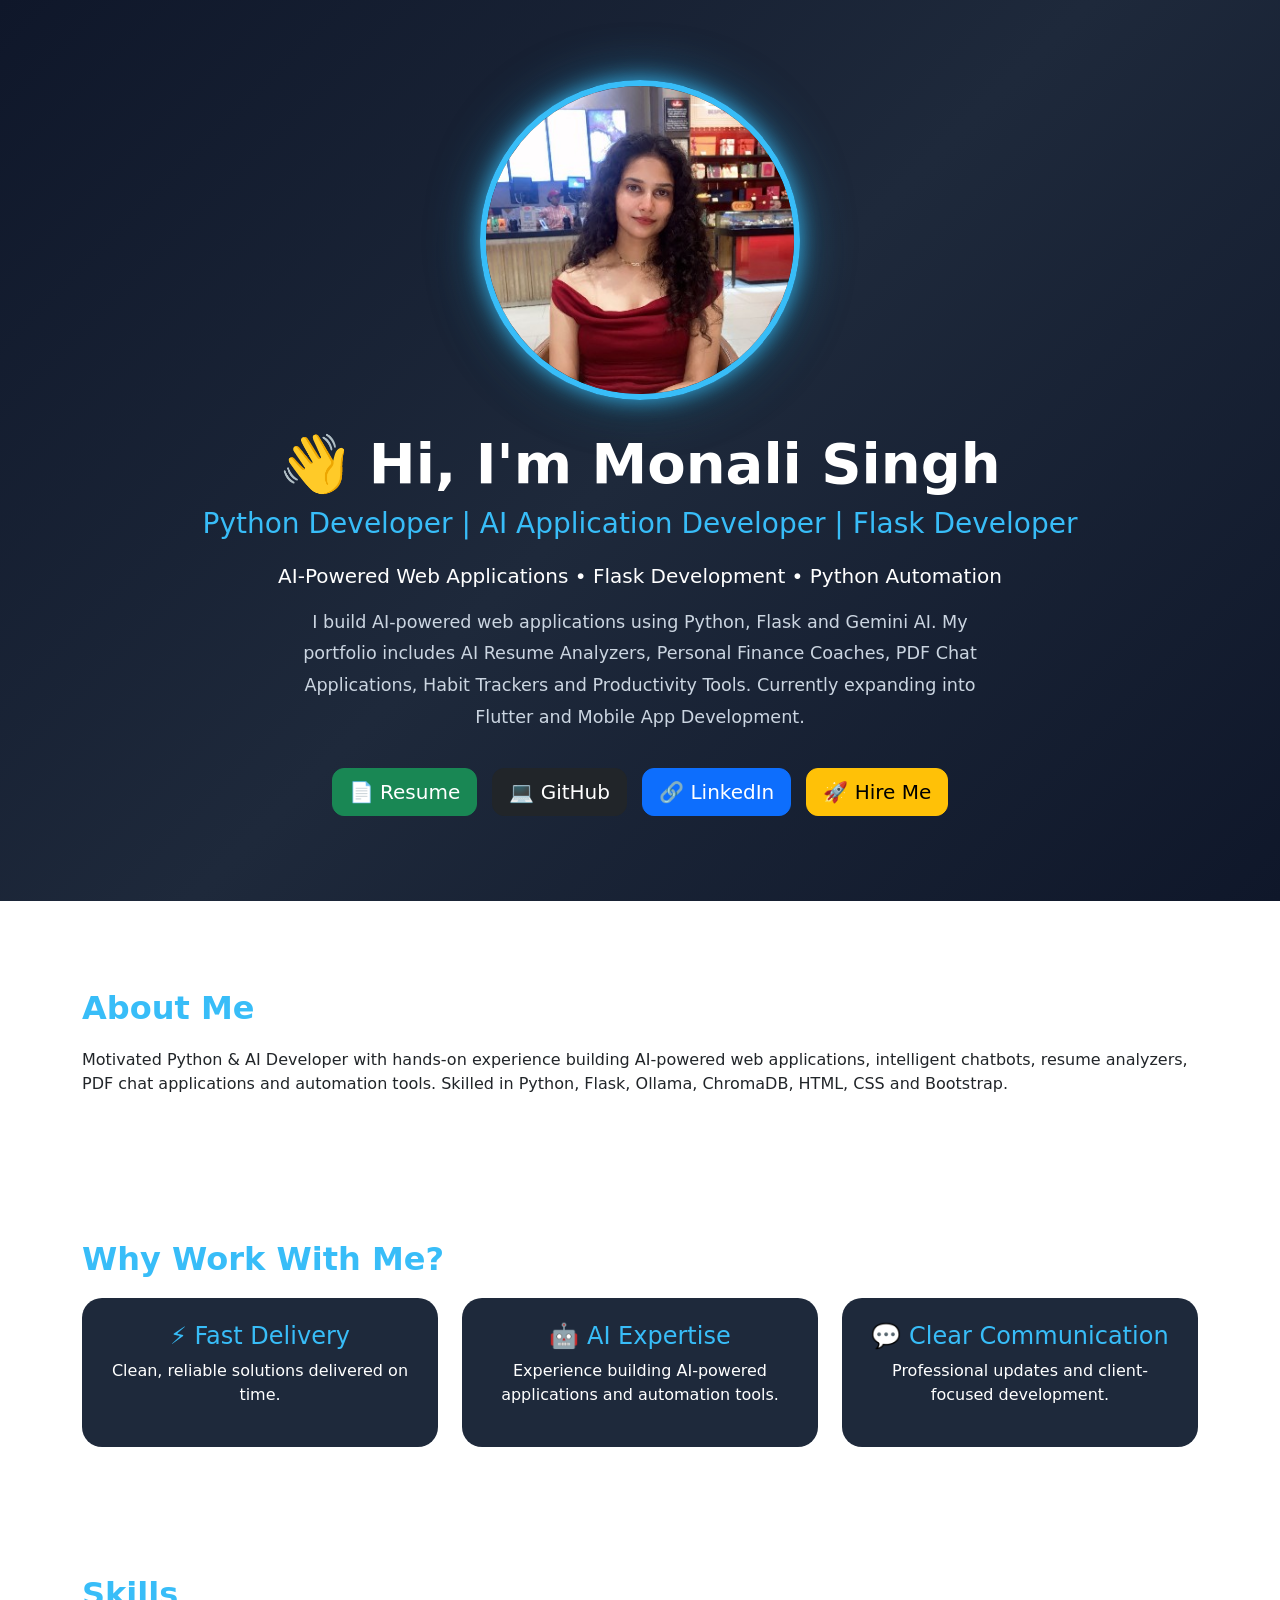
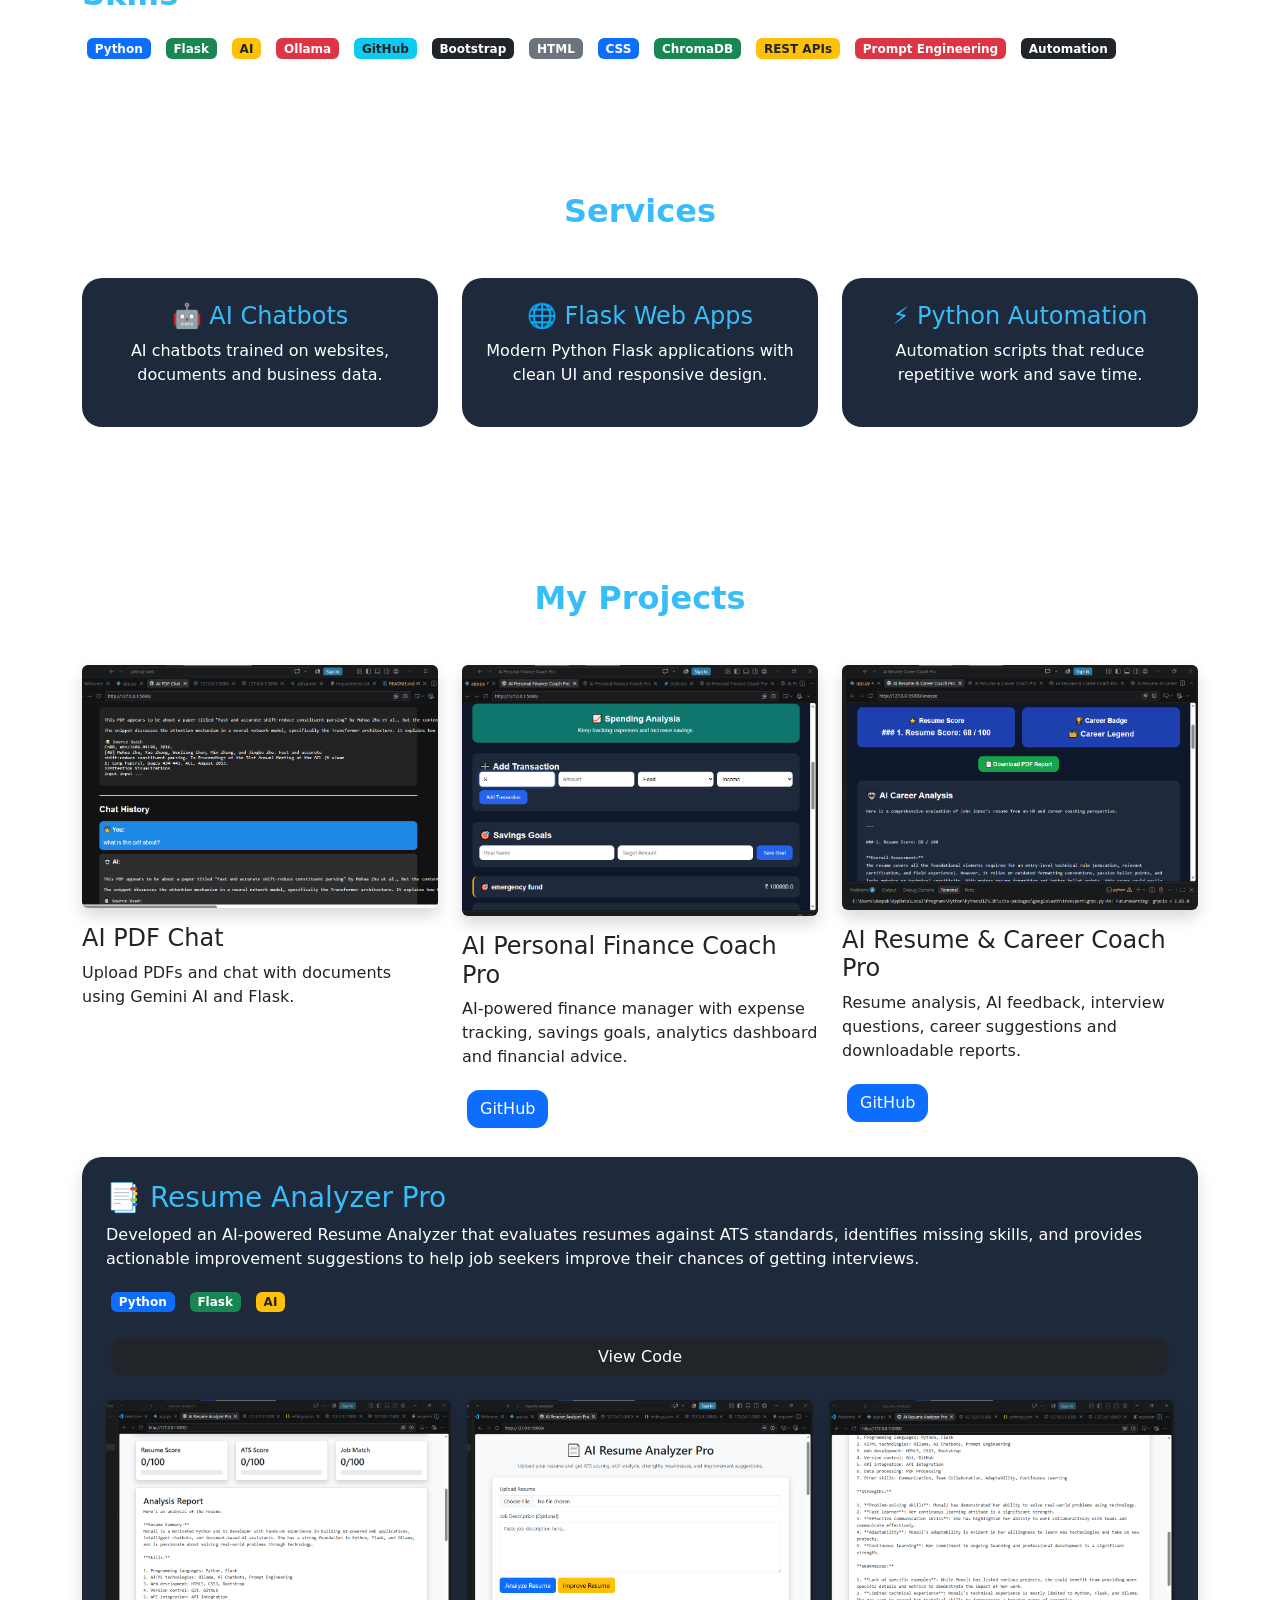
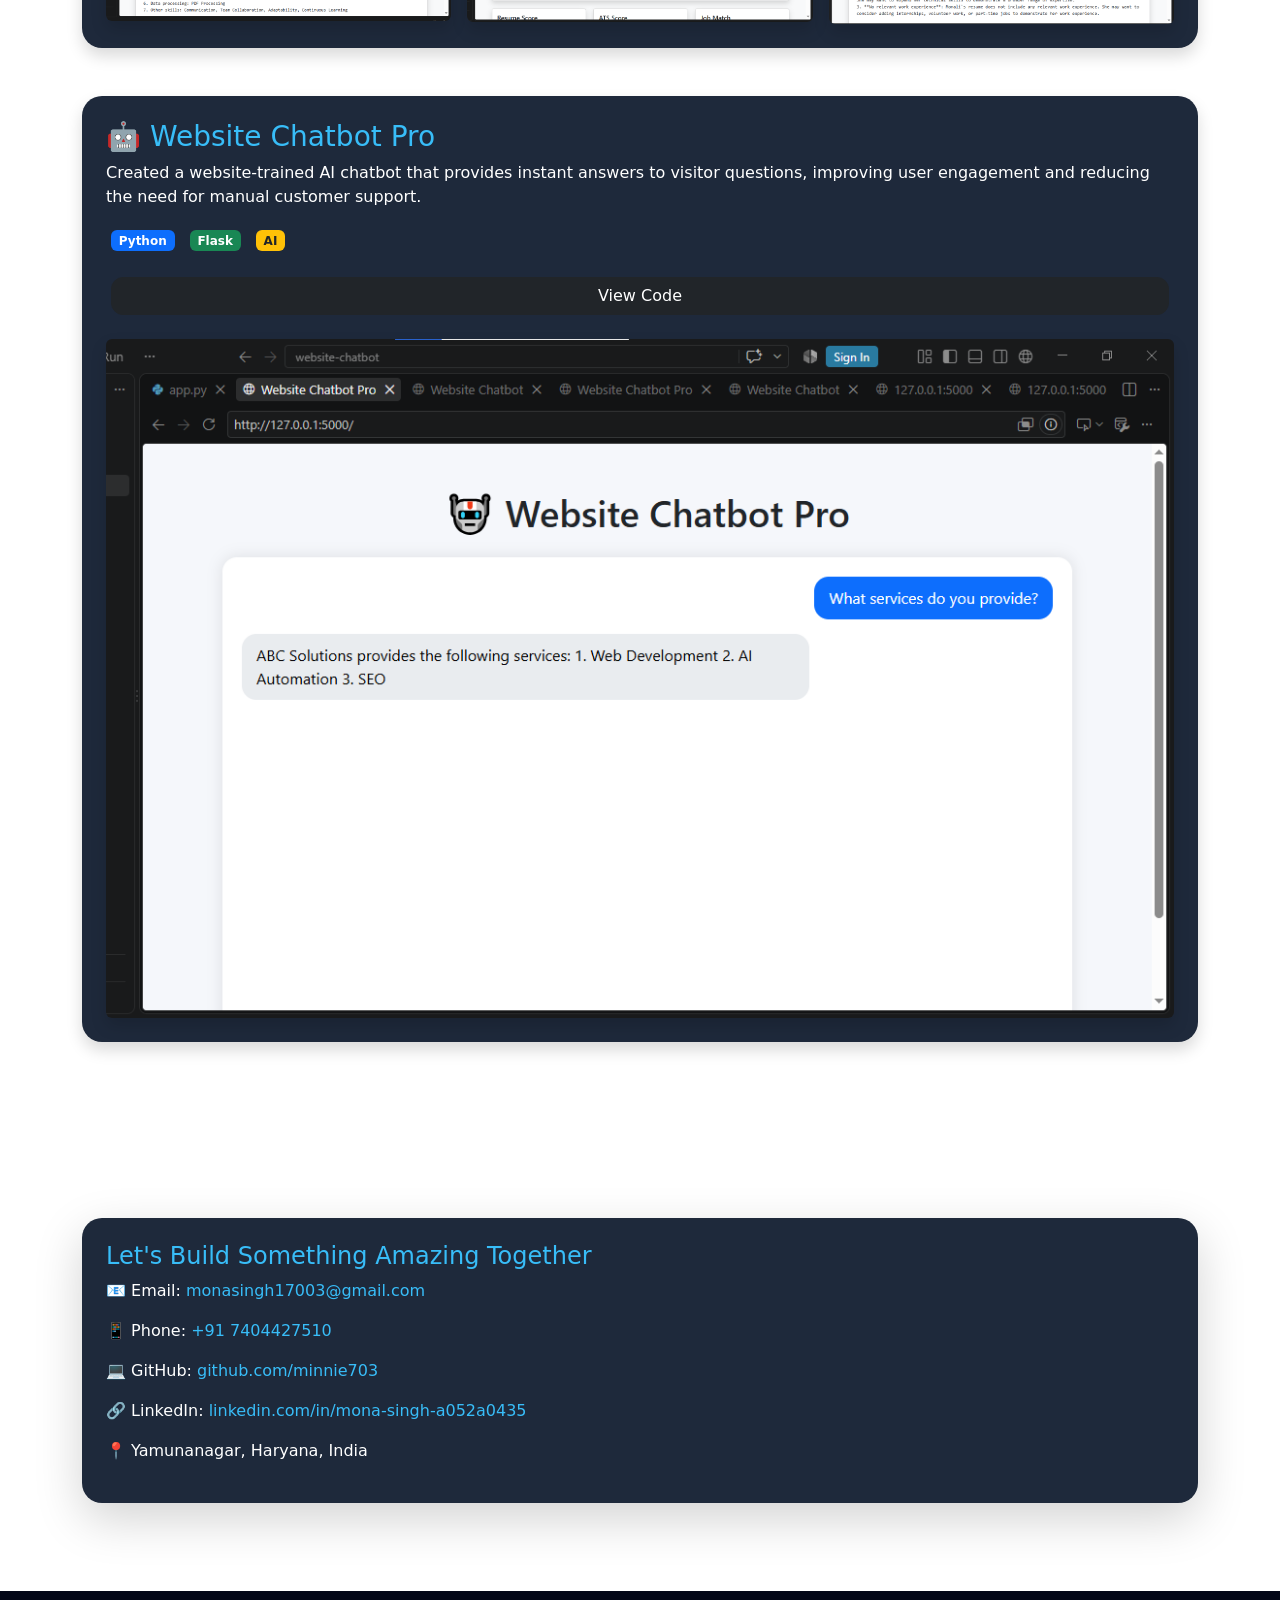
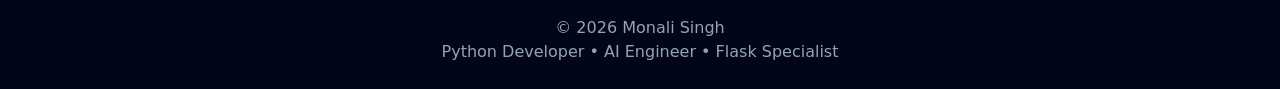
<file: index.html>
<!DOCTYPE html>
<html lang="en">

<head>

    <meta charset="UTF-8">
    <meta name="viewport" content="width=device-width, initial-scale=1.0">

    <title>Monali | Python & AI Developer</title>

    <link rel="stylesheet" href="style.css">

    <link href="https://cdn.jsdelivr.net/npm/bootstrap@5.3.3/dist/css/bootstrap.min.css"
          rel="stylesheet">

</head>

<body>

<!-- HERO -->

<section class="hero-section text-white text-center">

    <div class="container">

        <img src="images/monali.png"
        alt="Monali Singh"
        class="profile-img">

        <h1>👋 Hi, I'm Monali Singh</h1>

        <h3>Python Developer | AI Application Developer | Flask Developer</h3>

        <p class="lead mt-3">
    AI-Powered Web Applications • Flask Development • Python Automation
</p>

        <p class="hero-text">
            I build AI-powered web applications using Python, Flask and Gemini AI.

            My portfolio includes AI Resume Analyzers, Personal Finance Coaches,
            PDF Chat Applications, Habit Trackers and Productivity Tools.

            Currently expanding into Flutter and Mobile App Development.
        </p>

<a href="msingh resume.pdf"
   class="btn btn-success btn-lg"
   target="_blank">
   📄 Resume
</a>

<a href="https://github.com/minnie703"
   target="_blank"
   class="btn btn-dark btn-lg">
   💻 GitHub
</a>

<a href="https://www.linkedin.com/in/mona-singh-a052a0435"
   target="_blank"
   class="btn btn-primary btn-lg">
   🔗 LinkedIn
</a>

<a href="#contact"
   class="btn btn-warning btn-lg">
   🚀 Hire Me
</a>

   </div>

</section>

<!-- ABOUT -->

<section class="container mt-5">

    <h2>About Me</h2>

    <p>
        Motivated Python & AI Developer with hands-on experience building
        AI-powered web applications, intelligent chatbots, resume analyzers,
        PDF chat applications and automation tools.

        Skilled in Python, Flask, Ollama, ChromaDB, HTML, CSS and Bootstrap.
    </p>

</section>

<section class="container mt-5">

    <h2>Why Work With Me?</h2>

    <div class="row">

        <div class="col-md-4">
            <div class="card p-4 text-center">
                <h4>⚡ Fast Delivery</h4>
                <p>Clean, reliable solutions delivered on time.</p>
            </div>
        </div>

        <div class="col-md-4">
            <div class="card p-4 text-center">
                <h4>🤖 AI Expertise</h4>
                <p>Experience building AI-powered applications and automation tools.</p>
            </div>
        </div>

        <div class="col-md-4">
            <div class="card p-4 text-center">
                <h4>💬 Clear Communication</h4>
                <p>Professional updates and client-focused development.</p>
            </div>
        </div>

    </div>

</section>

<!-- SKILLS -->

<section class="container mt-5">

    <h2>Skills</h2>

    <span class="badge bg-primary">Python</span>
    <span class="badge bg-success">Flask</span>
    <span class="badge bg-warning text-dark">AI</span>
    <span class="badge bg-danger">Ollama</span>
    <span class="badge bg-info text-dark">GitHub</span>
    <span class="badge bg-dark">Bootstrap</span>
    <span class="badge bg-secondary">HTML</span>
    <span class="badge bg-primary">CSS</span>
    <span class="badge bg-success">ChromaDB</span>
    <span class="badge bg-warning text-dark">REST APIs</span>
    <span class="badge bg-danger">Prompt Engineering</span>
    <span class="badge bg-dark">Automation</span>

</section>

<!-- SERVICES -->

<section class="container mt-5">

    <h2 class="text-center mb-5">
        Services
    </h2>

    <div class="row">

        <div class="col-md-4 mb-4">

            <div class="card service-card p-4 text-center">

                <h4>🤖 AI Chatbots</h4>

                <p>
                    AI chatbots trained on websites,
                    documents and business data.
                </p>

            </div>

        </div>

        <div class="col-md-4 mb-4">

            <div class="card service-card p-4 text-center">

                <h4>🌐 Flask Web Apps</h4>

                <p>
                    Modern Python Flask applications
                    with clean UI and responsive design.
                </p>

            </div>

        </div>

        <div class="col-md-4 mb-4">

            <div class="card service-card p-4 text-center">

                <h4>⚡ Python Automation</h4>

                <p>
                    Automation scripts that reduce
                    repetitive work and save time.
                </p>

            </div>

        </div>

    </div>

</section>

<!-- PROJECTS -->

<section class="container mt-5">

    <h2 class="text-center mb-5">
        My Projects
    </h2>

    <div class="row">

    <!-- AI PDF Chat -->

    <div class="col-md-4 mb-4">
        <a href="images/aipdfchatt.png" target="_blank">
            <img src="images/aipdfchatt.png"
                 class="img-fluid rounded shadow project-img">
        </a>

        <h4 class="mt-3">AI PDF Chat</h4>

        <p>
            Upload PDFs and chat with documents using
            Gemini AI and Flask.
        </p>
    </div>

    <!-- AI Personal Finance Coach -->

    <div class="col-md-4 mb-4">
        <a href="images/finance_coach.png" target="_blank">
            <img src="images/finance_coach.png"
                 class="img-fluid rounded shadow project-img">
        </a>

        <h4 class="mt-3">
            AI Personal Finance Coach Pro
        </h4>

        <p>
            AI-powered finance manager with expense tracking,
            savings goals, analytics dashboard and
            financial advice.
        </p>

        <a href="https://github.com/minnie703/AI-Personal-Finance-Coach-Pro"
           target="_blank"
           class="btn btn-primary">
            GitHub
        </a>
    </div>

    <!-- AI Resume Coach -->

    <div class="col-md-4 mb-4">
        <a href="images/carrer_coach.png" target="_blank">
            <img src="images/carrer_coach.png"
                 class="img-fluid rounded shadow project-img">
        </a>

        <h4 class="mt-3">
            AI Resume & Career Coach Pro
        </h4>

        <p>
            Resume analysis, AI feedback,
            interview questions, career suggestions
            and downloadable reports.
        </p>

        <a href="https://github.com/minnie703/AI-Resume-Career-Coach-Pro"
           target="_blank"
           class="btn btn-primary">
            GitHub
        </a>
    </div>

</div>

    
    <!-- RESUME ANALYZER -->

    <div class="card shadow p-4 mb-5">

        <h3>📑 Resume Analyzer Pro</h3>

        <p>
            Developed an AI-powered Resume Analyzer that evaluates resumes
            against ATS standards, identifies missing skills, and provides
            actionable improvement suggestions to help job seekers improve
            their chances of getting interviews.
        </p>

        <div class="mb-3">
            <span class="badge bg-primary">Python</span>
            <span class="badge bg-success">Flask</span>
            <span class="badge bg-warning text-dark">AI</span>
        </div>

        <a href="https://github.com/minnie703"
           target="_blank"
           class="btn btn-dark mb-4">
            View Code
        </a>

        <div class="row g-3">

            <div class="col-md-4">
                <a href="images/resume_analyzer.png" target="_blank">
                    <img src="images/resume_analyzer.png"
                         class="img-fluid rounded shadow project-img">
                </a>
            </div>

            <div class="col-md-4">
                <a href="images/resumeanalyzer.png" target="_blank">
                    <img src="images/resumeanalyzer.png"
                         class="img-fluid rounded shadow project-img">
                </a>
            </div>

            <div class="col-md-4">
                <a href="images/resummeanalyzer.png" target="_blank">
                    <img src="images/resummeanalyzer.png"
                         class="img-fluid rounded shadow project-img">
                </a>
            </div>

        </div>

    </div>

    <!-- WEBSITE CHATBOT -->

    <div class="card shadow p-4 mb-5">

        <h3>🤖 Website Chatbot Pro</h3>

        <p>
            Created a website-trained AI chatbot that provides instant answers
            to visitor questions, improving user engagement and reducing the
            need for manual customer support.
        </p>

        <div class="mb-3">
            <span class="badge bg-primary">Python</span>
            <span class="badge bg-success">Flask</span>
            <span class="badge bg-warning text-dark">AI</span>
        </div>

        <a href="https://github.com/minnie703"
           target="_blank"
           class="btn btn-dark mb-4">
            View Code
        </a>

        <a href="images/websitechatbot.png" target="_blank">
            <img src="images/websitechatbot.png"
                 class="img-fluid rounded shadow project-img">
        </a>

    </div>

</section>

<!-- CONTACT -->

<section class="container mt-5 mb-5" id="contact">
<div class="card p-4 shadow-lg">

    <h4>Let's Build Something Amazing Together</h4>

    <p>
    📧 Email:
    <a href="mailto:monasingh17003@gmail.com">
        monasingh17003@gmail.com
      </a>
   </p>

    <p>
    📱 Phone:
    <a href="tel:+917404427510">
        +91 7404427510
      </a>
   </p>

    <p>
        💻 GitHub:
        <a href="https://github.com/minnie703" target="_blank">
            github.com/minnie703
         </a>
    </p>

    <p>
        🔗 LinkedIn:
        <a href="https://www.linkedin.com/in/mona-singh-a052a0435" target="_blank">
            linkedin.com/in/mona-singh-a052a0435
        </a>
    </p>

    <p>
        📍 Yamunanagar, Haryana, India
    </p>

</div>

</section>

<footer class="footer text-center">

    <div class="container">

        <p>© 2026 Monali Singh</p>

        <p>Python Developer • AI Engineer • Flask Specialist</p>

    </div>

</footer>

</body>
</html>
</file>
<file: style.css>
/* =========================
   GLOBAL
========================= */

*{
    margin:0;
    padding:0;
    box-sizing:border-box;
}

body{
    background:#0f172a;
    color:#e2e8f0;
    font-family:'Segoe UI',sans-serif;
    scroll-behavior:smooth;
}

/* =========================
   HERO SECTION
========================= */

.hero-section{
    background:linear-gradient(
        135deg,
        #0f172a,
        #1e293b,
        #0f172a
    );
    min-height:100vh;
    display:flex;
    align-items:center;
    justify-content:center;
    padding:80px 20px;
}

.profile-img{
    width:320px;
    height:320px;
    object-fit:cover;
    border-radius:50%;
    border:6px solid #38bdf8;

    box-shadow:
        0 0 20px rgba(56,189,248,.8),
        0 0 50px rgba(56,189,248,.5),
        0 15px 40px rgba(0,0,0,.4);

    margin-bottom:30px;
    transition:.4s ease;
}

.profile-img:hover{
    transform:scale(1.05);
}

.hero-section h1{
    font-size:3.5rem;
    font-weight:700;
    margin-bottom:10px;
}

.hero-section h3{
    color:#38bdf8;
    margin-bottom:20px;
}

.hero-text{
    max-width:700px;
    margin:auto;
    font-size:1.1rem;
    color:#cbd5e1;
    margin-bottom:30px;
    line-height:1.8;
}

/* =========================
   BUTTONS
========================= */

.btn{
    margin:5px;
    border-radius:12px !important;
    transition:.3s;
    font-weight:600;
}

.btn:hover{
    transform:translateY(-4px);
}

/* =========================
   SECTION HEADINGS
========================= */

section{
    padding-top:40px;
    padding-bottom:40px;
}

section h2{
    color:#38bdf8;
    font-weight:700;
    margin-bottom:20px;
}

/* =========================
   CARDS
========================= */

.card{
    background:#1e293b !important;
    color:white !important;
    border:none !important;
    border-radius:20px !important;
    transition:.4s;
}

.card:hover{
    transform:translateY(-10px);
    box-shadow:
    0 15px 40px rgba(0,0,0,.4);
}

.card h3,
.card h4{
    color:#38bdf8;
}

/* =========================
   SERVICE CARDS
========================= */

.service-card{
    height:100%;
}

/* =========================
   SKILLS
========================= */

.badge{
    padding:10px 14px;
    margin:5px;
    font-size:.9rem;
    border-radius:30px;
}

/* =========================
   PROJECTS
========================= */

.project-img{
    width:100%;
    transition:.4s;
    border-radius:15px;
}

.project-img:hover{
    transform:scale(1.04);
}

/* =========================
   CONTACT
========================= */

#contact .card{
    background:#1e293b;
}

#contact a{
    color:#38bdf8;
    text-decoration:none;
}

#contact a:hover{
    color:white;
}

/* =========================
   FOOTER
========================= */

.footer{
    background:#020617;
    color:#94a3b8;
    padding:25px 0;
}

.footer p{
    margin:0;
}

/* =========================
   SCROLLBAR
========================= */

::-webkit-scrollbar{
    width:10px;
}

::-webkit-scrollbar-track{
    background:#0f172a;
}

::-webkit-scrollbar-thumb{
    background:#38bdf8;
    border-radius:20px;
}

/* =========================
   RESPONSIVE
========================= */

@media(max-width:768px){

    .hero-section h1{
        font-size:2.4rem;
    }

    .hero-section h3{
        font-size:1.2rem;
    }

    .profile-img{
        width:220px;
        height:220px;
    }

    .hero-text{
        font-size:1rem;
    }

}
</file>
